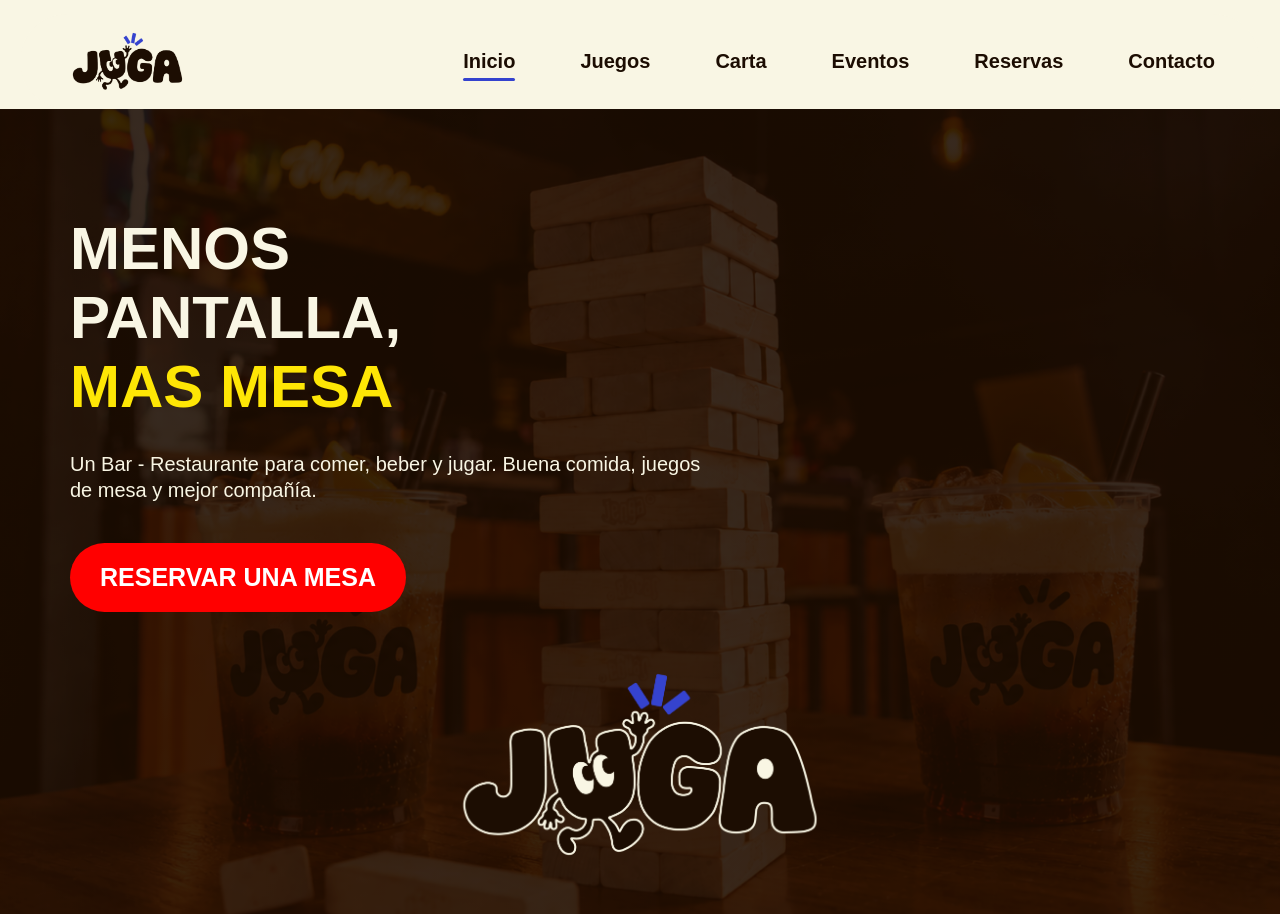
<file: index.html>
<!DOCTYPE html>
<html lang="es">
<head>
    <meta charset="UTF-8">
    <meta name="viewport" content="width=device-width, initial-scale=1.0">

    <title>JUGA - Menos pantalla, más mesa</title>

    <link rel="stylesheet" href="style.css">
</head>

<body class="sin-borde">

    <!-- MENU PRINCIPAL -->
<header>

    <div class="logo">
        <img src="img/logo_png.png" alt="Logo JUGA">
    </div>

    <input type="checkbox" id="menu-toggle" class="menu-toggle">

    <label for="menu-toggle" class="menu-icon">
        <span></span>
        <span></span>
        <span></span>
    </label>
<nav>
    <a href="index.html" class="pagina-activa">Inicio</a>
    <a href="juegos.html">Juegos</a>
    <a href="carta.html">Carta</a>
    <a href="eventos.html">Eventos</a>
    <a href="reservas.html">Reservas</a>
    <a href="contacto.html">Contacto</a>
</nav>
</header>

<!-- PORTADA PRINCIPAL -->

<main>
    <section class="portada">
        
        <video class="video-portada" autoplay muted loop playsinline>
    <source src="img/grabación_portada.mp4" type="video/mp4">
</video>

        <div class="texto-portada">
            <h1>
                MENOS<br>
                PANTALLA,<br>
                <span>MAS MESA</span>
            </h1>

            <p>
                Un Bar - Restaurante para comer, beber y jugar.
                Buena comida, juegos de mesa y mejor compañía.
            </p>

            <a href="reservas.html" class="boton">
    RESERVAR UNA MESA
</a>
        </div>

<div class="logo-portada">
    <img src="img/logo_png.png" alt="Logo JUGA">
</div>

    </section>
    
</main>

</body>
</html>
</file>
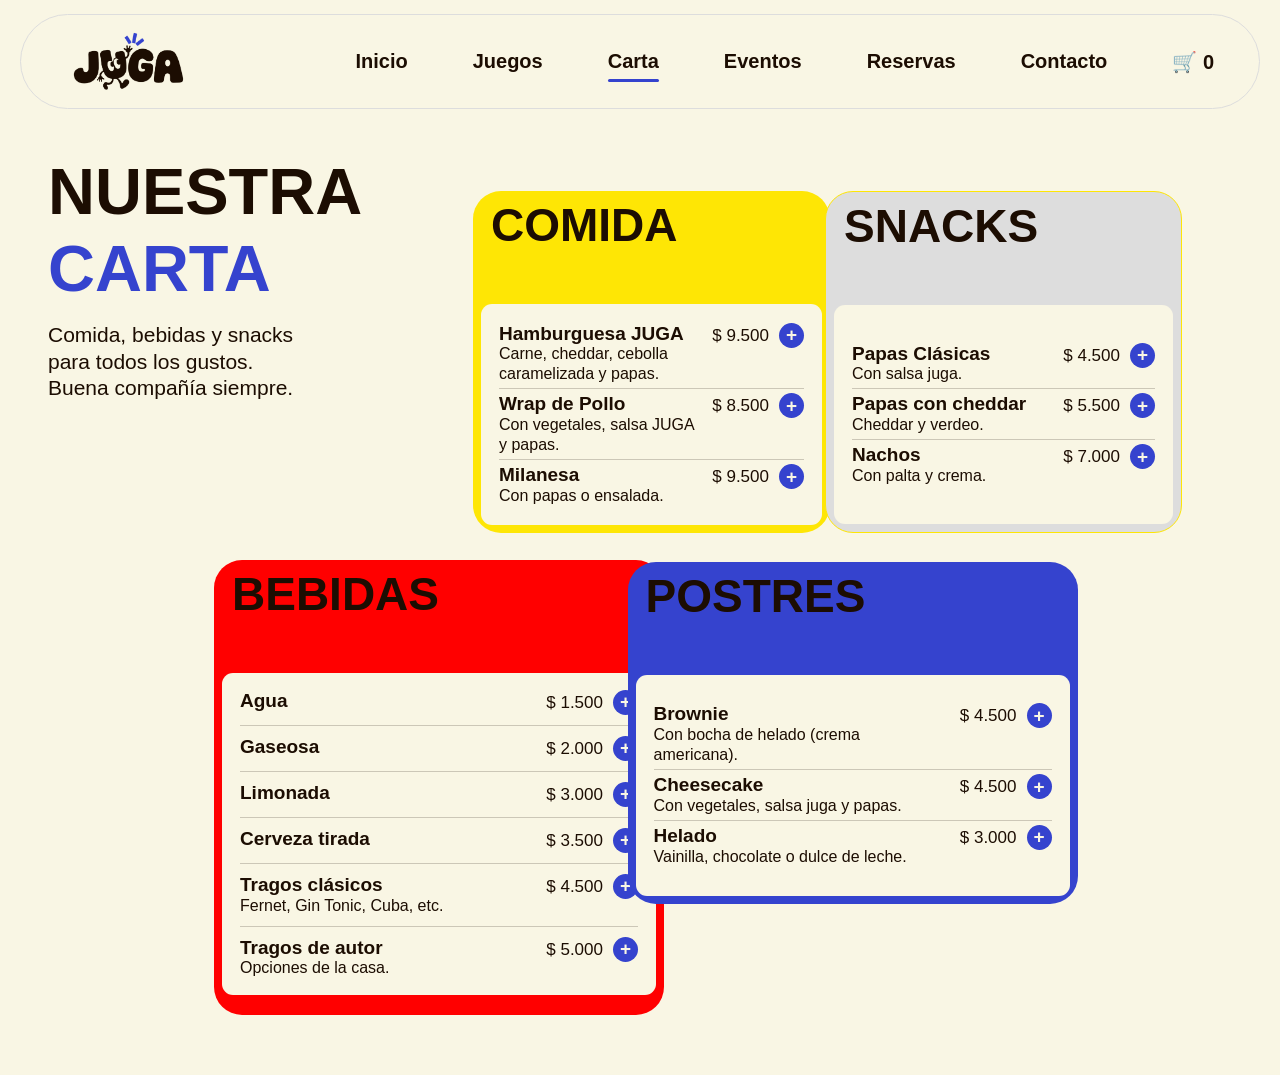
<file: carta.html>
<!DOCTYPE html>
<html lang="es">
<head>
    <meta charset="UTF-8">
    <meta name="viewport" content="width=device-width, initial-scale=1.0">

  <title>JUGA - Carta</title>

    <link rel="stylesheet" href="style.css">
</head>

<body>

    <header>

        <div class="logo">
            <img src="img/logo_png.png" alt="Logo JUGA">
        </div>

        <input type="checkbox" id="menu-toggle" class="menu-toggle">

        <label for="menu-toggle" class="menu-icon">
            <span></span>
            <span></span>
            <span></span>
        </label>

        <nav>
            <a href="index.html">Inicio</a>
            <a href="juegos.html">Juegos</a>
            <a href="carta.html" class="pagina-activa">Carta</a>
            <a href="eventos.html">Eventos</a>
            <a href="reservas.html">Reservas</a>
            <a href="contacto.html">Contacto</a>
            <a href="#" class="enlace-carrito">
    🛒 <span id="contador-carrito">0</span>
</a>
        </nav>
        </header>

<div id="panel-carrito" class="panel-carrito">
    <h3>MI CARRITO</h3>

    <div id="productos-carrito"></div>

    <p>Total: $ <span id="total-carrito">0</span></p>

    <div class="datos-pedido">
        <input type="text" id="nombre-cliente" placeholder="Tu nombre">

        <select id="modalidad-pedido">
            <option value="">¿Cómo querés recibir tu pedido?</option>
            <option value="Retiro por el local">Retiro por el local</option>
            <option value="Envío a domicilio">Envío a domicilio</option>
        </select>

        <input type="text" id="direccion-cliente" placeholder="Dirección (si es envío)">
        <textarea id="aclaraciones" placeholder="Aclaraciones (opcional)"></textarea>

        <button id="enviar-whatsapp">
            ENVIAR PEDIDO POR WHATSAPP
        </button>
    </div>
</div>

<main>
<!-- SECCIÓN CARTA -->
<section class="seccion-carta">

    <div class="intro-carta">
        <h2>NUESTRA<br><span>CARTA</span></h2>
        <p>Comida, bebidas y snacks<br>
        para todos los gustos.<br>
        Buena compañía siempre.</p>
    </div>

    <!-- COMIDA -->
    <div class="bloque-carta comida">
        <h3>COMIDA</h3>

        <div class="lista-carta">

            <div class="producto-carta">
    <div>
        <strong>Hamburguesa JUGA</strong>
        <p>Carne, cheddar, cebolla caramelizada y papas.</p>
    </div>

    <div class="precio-producto">
        <span>$ 9.500</span>
        <button class="agregar-carrito"
                data-nombre="Hamburguesa JUGA"
                data-precio="9500">
            +
        </button>
    </div>
</div>

            <div class="producto-carta">
    <div>
        <strong>Wrap de Pollo</strong>
        <p>Con vegetales, salsa JUGA y papas.</p>
    </div>
    <div class="precio-producto">
        <span>$ 8.500</span>
        <button class="agregar-carrito"
            data-nombre="Wrap de Pollo"
            data-precio="8500">
            +
        </button>
    </div>
</div>

            <div class="producto-carta">
    <div>
        <strong>Milanesa</strong>
        <p>Con papas o ensalada.</p>
    </div>
    <div class="precio-producto">
        <span>$ 9.500</span>
        <button class="agregar-carrito"
            data-nombre="Milanesa"
            data-precio="9500">
            +
        </button>
    </div>
</div>

        </div>
    </div>
<!-- SNACKS -->
<div class="bloque-carta snacks">
    <h3>SNACKS</h3>
    <div class="lista-carta">

        <div class="producto-carta">
    <div>
        <strong>Papas Clásicas</strong>
        <p>Con salsa juga.</p>
    </div>
    <div class="precio-producto">
        <span>$ 4.500</span>
        <button class="agregar-carrito"
            data-nombre="Papas Clásicas"
            data-precio="4500">
            +
        </button>
    </div>
</div>

        <div class="producto-carta">
    <div>
        <strong>Papas con cheddar</strong>
        <p>Cheddar y verdeo.</p>
    </div>
    <div class="precio-producto">
        <span>$ 5.500</span>
        <button class="agregar-carrito"
            data-nombre="Papas con cheddar"
            data-precio="5500">
            +
        </button>
    </div>
</div>

        <div class="producto-carta">
    <div>
        <strong>Nachos</strong>
        <p>Con palta y crema.</p>
    </div>
    <div class="precio-producto">
        <span>$ 7.000</span>
        <button class="agregar-carrito"
            data-nombre="Nachos"
            data-precio="7000">
            +
        </button>
    </div>
</div>

    </div>
</div>


<!-- BEBIDAS -->
<div class="bloque-carta bebidas">
    <h3>BEBIDAS</h3>
    <div class="lista-carta">

        <div class="producto-carta">
            <div><strong>Agua</strong></div>
            <div class="precio-producto">
                <span>$ 1.500</span>
                <button class="agregar-carrito" data-nombre="Agua" data-precio="1500">+</button>
            </div>
        </div>

        <div class="producto-carta">
            <div><strong>Gaseosa</strong></div>
            <div class="precio-producto">
                <span>$ 2.000</span>
                <button class="agregar-carrito" data-nombre="Gaseosa" data-precio="2000">+</button>
            </div>
        </div>

        <div class="producto-carta">
            <div><strong>Limonada</strong></div>
            <div class="precio-producto">
                <span>$ 3.000</span>
                <button class="agregar-carrito" data-nombre="Limonada" data-precio="3000">+</button>
            </div>
        </div>

        <div class="producto-carta">
            <div><strong>Cerveza tirada</strong></div>
            <div class="precio-producto">
                <span>$ 3.500</span>
                <button class="agregar-carrito" data-nombre="Cerveza tirada" data-precio="3500">+</button>
            </div>
        </div>

        <div class="producto-carta">
            <div>
                <strong>Tragos clásicos</strong>
                <p>Fernet, Gin Tonic, Cuba, etc.</p>
            </div>
            <div class="precio-producto">
                <span>$ 4.500</span>
                <button class="agregar-carrito" data-nombre="Tragos clásicos" data-precio="4500">+</button>
            </div>
        </div>

        <div class="producto-carta">
            <div>
                <strong>Tragos de autor</strong>
                <p>Opciones de la casa.</p>
            </div>
            <div class="precio-producto">
                <span>$ 5.000</span>
                <button class="agregar-carrito" data-nombre="Tragos de autor" data-precio="5000">+</button>
            </div>
        </div>

    </div>
</div>

<!-- POSTRES -->
<div class="bloque-carta postres">
    <h3>POSTRES</h3>
    <div class="lista-carta">

        <div class="producto-carta">
    <div>
        <strong>Brownie</strong>
        <p>Con bocha de helado (crema americana).</p>
    </div>

    <div class="precio-producto">
        <span>$ 4.500</span>
        <button class="agregar-carrito"
            data-nombre="Brownie"
            data-precio="4500">
            +
        </button>
    </div>
</div>

        <div class="producto-carta">
    <div>
        <strong>Cheesecake</strong>
        <p>Con vegetales, salsa juga y papas.</p>
    </div>

    <div class="precio-producto">
        <span>$ 4.500</span>
        <button class="agregar-carrito"
            data-nombre="Cheesecake"
            data-precio="4500">
            +
        </button>
    </div>
</div>

        <div class="producto-carta">
    <div>
        <strong>Helado</strong>
        <p>Vainilla, chocolate o dulce de leche.</p>
    </div>

    <div class="precio-producto">
        <span>$ 3.000</span>
        <button class="agregar-carrito"
            data-nombre="Helado"
            data-precio="3000">
            +
        </button>
    </div>
</div>

    </div>
</div>
</section>
</main>

<script>
    let carrito = [];

    const numeroCarrito = document.getElementById("contador-carrito");
    const botonesAgregar = document.querySelectorAll(".agregar-carrito");
    const panelCarrito = document.getElementById("panel-carrito");
    const productosCarrito = document.getElementById("productos-carrito");
    const totalCarrito = document.getElementById("total-carrito");
    const enlaceCarrito = document.querySelector(".enlace-carrito");

    panelCarrito.style.display = "none";

    botonesAgregar.forEach(boton => {
        boton.addEventListener("click", function() {
            const nombre = this.dataset.nombre;
            const precio = Number(this.dataset.precio);

            carrito.push({ nombre, precio });
            actualizarCarrito();
        });
    });

    
function actualizarCarrito() {
    productosCarrito.innerHTML = "";
    let total = 0;

    const agrupados = [];

    carrito.forEach(producto => {
        const existente = agrupados.find(p =>
            p.nombre === producto.nombre && p.precio === producto.precio
        );

        if (existente) {
            existente.cantidad++;
        } else {
            agrupados.push({
                nombre: producto.nombre,
                precio: producto.precio,
                cantidad: 1
            });
        }
    });

    agrupados.forEach(producto => {
        const fila = document.createElement("div");
        fila.className = "item-carrito";

        const nombre = document.createElement("span");
        nombre.textContent = producto.nombre + " - $ " +
            producto.precio.toLocaleString("es-AR");

        const cantidad = document.createElement("span");
        cantidad.textContent = producto.cantidad;

        const menos = document.createElement("button");
        menos.textContent = "−";
        menos.className = "cantidad-carrito";

        const mas = document.createElement("button");
        mas.textContent = "+";
        mas.className = "cantidad-carrito";

        mas.addEventListener("click", () => {
            carrito.push({
                nombre: producto.nombre,
                precio: producto.precio
            });
            actualizarCarrito();
        });

        menos.addEventListener("click", () => {
            const indice = carrito.findIndex(p =>
                p.nombre === producto.nombre && p.precio === producto.precio
            );

            if (indice !== -1) {
                carrito.splice(indice, 1);
            }

            actualizarCarrito();
        });

        const controles = document.createElement("div");
        controles.className = "controles-cantidad";
        controles.append(menos, cantidad, mas);

        fila.append(nombre, controles);
        productosCarrito.appendChild(fila);

        total += producto.precio * producto.cantidad;
    });

    numeroCarrito.textContent = carrito.length;
    totalCarrito.textContent = total.toLocaleString("es-AR");
}


    enlaceCarrito.addEventListener("click", function(event) {
        event.preventDefault();

        panelCarrito.style.display =
            panelCarrito.style.display === "none" ? "block" : "none";
    });
    document.getElementById("enviar-whatsapp").addEventListener("click", function() {

    const nombre = document.getElementById("nombre-cliente").value.trim();
    const modalidad = document.getElementById("modalidad-pedido").value;
    const direccion = document.getElementById("direccion-cliente").value.trim();

    if (carrito.length === 0) {
        alert("Primero agregá productos al carrito.");
        return;
    }

    if (nombre === "" || modalidad === "") {
        alert("Completá tu nombre y la modalidad del pedido.");
        return;
    }

    if (modalidad === "Envío a domicilio" && direccion === "") {
        alert("Completá tu dirección de entrega.");
        return;
    }

    const total = carrito.reduce((suma, producto) => suma + producto.precio, 0);

    const productos = carrito.map(producto =>
        "• " + producto.nombre + " - $ " + producto.precio.toLocaleString("es-AR")
    ).join("\n");

    let mensaje = "¡Hola JUGA! Quiero realizar un pedido.\n\n";
    mensaje += "Nombre: " + nombre + "\n";
    mensaje += "Modalidad: " + modalidad + "\n";

    if (modalidad === "Envío a domicilio") {
        mensaje += "Dirección: " + direccion + "\n";
    }

    mensaje += "\nMI PEDIDO:\n" + productos;
    mensaje += "\n\nTOTAL: $ " + total.toLocaleString("es-AR");

    const telefono = "5493764662108";
    const url = "https://wa.me/" + telefono + "?text=" + encodeURIComponent(mensaje);

    window.open(url, "_blank");
});
</script>

</body>
</html>
</file>
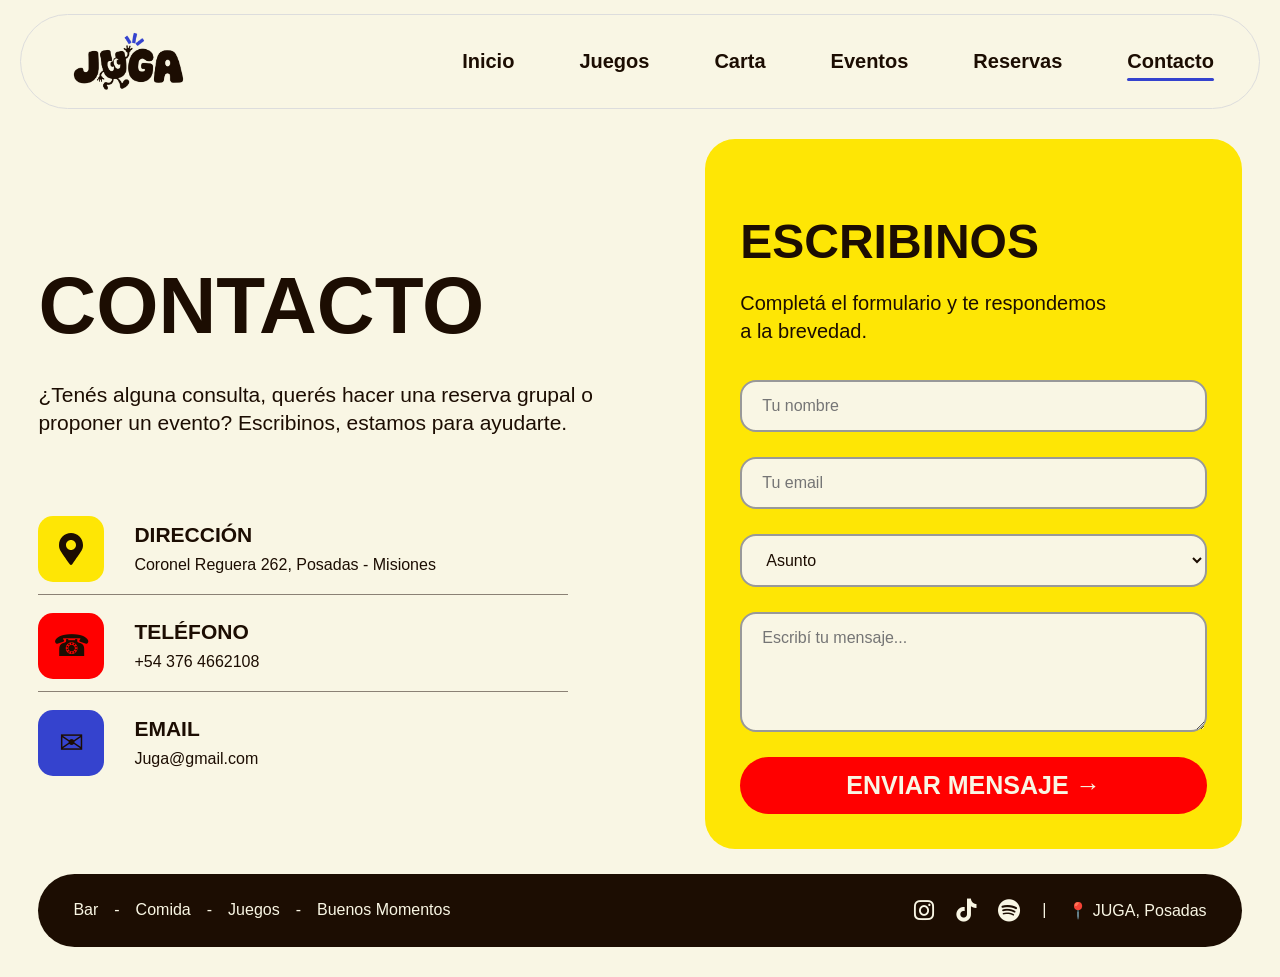
<file: contacto.html>
<!DOCTYPE html>
<html lang="es">
<head>
    <meta charset="UTF-8">
    <meta name="viewport" content="width=device-width, initial-scale=1.0">
    <title>JUGA - Contacto</title>
    <link rel="stylesheet" href="style.css">
    <link rel="stylesheet" href="https://cdnjs.cloudflare.com/ajax/libs/font-awesome/6.7.2/css/all.min.css">
</head>

<body>

    <!-- MENU PRINCIPAL -->
    <header class="header-contacto">

        <div class="logo">
            <img src="img/logo_png.png" alt="Logo JUGA">
        </div>

        <input type="checkbox" id="menu-toggle" class="menu-toggle">

        <label for="menu-toggle" class="menu-icon">
            <span></span>
            <span></span>
            <span></span>
        </label>

        <nav>
            <a href="index.html">Inicio</a>
            <a href="juegos.html">Juegos</a>
            <a href="carta.html">Carta</a>
            <a href="eventos.html">Eventos</a>
            <a href="reservas.html">Reservas</a>
            <a href="contacto.html" class="pagina-activa">Contacto</a>
        </nav>

    </header>

    <main class="pagina-contacto">

        <section class="contenido-contacto">

            <div class="info-contacto">

                <h1>CONTACTO</h1>

                <p class="texto-contacto">
                    ¿Tenés alguna consulta, querés hacer una reserva grupal
                    o proponer un evento?
                    Escribinos, estamos para ayudarte.
                </p>

                <div class="datos-contacto">

                    <div class="dato-contacto">
                        <div class="icono-contacto amarillo">
    <svg viewBox="0 0 384 512" width="32" height="32" aria-hidden="true">
        <path fill="#1C0D02" d="M192 0C85.96 0 0 85.96 0 192c0 77.41 26.97 99.03 172.27 309.67 9.53 13.77 29.93 13.77 39.46 0C357.03 291.03 384 269.41 384 192 384 85.96 298.04 0 192 0zm0 272c-44.18 0-80-35.82-80-80s35.82-80 80-80 80 35.82 80 80-35.82 80-80 80z"/>
    </svg>
</div>
                        <div>
                            <h3>DIRECCIÓN</h3>
                            <p>Coronel Reguera 262, Posadas - Misiones</p>
                        </div>
                    </div>

                    <div class="dato-contacto">
                        <div class="icono-contacto rojo">☎</div>
                        <div>
                            <h3>TELÉFONO</h3>
                            <p>+54 376 4662108</p>
                        </div>
                    </div>

                    <div class="dato-contacto">
                        <div class="icono-contacto azul">✉</div>
                        <div>
                            <h3>EMAIL</h3>
                            <p>Juga@gmail.com</p>
                        </div>
                    </div>

                </div>

            </div>

            <div class="formulario-contacto">

                <h2>ESCRIBINOS</h2>
                <p>Completá el formulario y te respondemos<br>
                a la brevedad.</p>

                <form>

                    <input type="text" placeholder="Tu nombre" required>

                    <input type="email" placeholder="Tu email" required>

                    <select required>
                        <option value="">Asunto</option>
                        <option>Consulta general</option>
                        <option>Reserva grupal</option>
                        <option>Eventos</option>
                        <option>Otro</option>
                    </select>

                    <textarea placeholder="Escribí tu mensaje..." required></textarea>

                    <button type="submit">ENVIAR MENSAJE →</button>

                </form>

            </div>

        </section>

        <footer class="footer-contacto">
            <div>Bar　-　Comida　-　Juegos　-　Buenos Momentos</div>
        <div class="redes-contacto">
    <div class="iconos-redes">
        <i class="fa-brands fa-instagram"></i>
        <i class="fa-brands fa-tiktok"></i>
        <i class="fa-brands fa-spotify"></i>
    </div>
    <span class="separador-redes">|</span>
    <span>📍 JUGA, Posadas</span>
</div>
        </footer>

    </main>

</body>
</html>
</file>
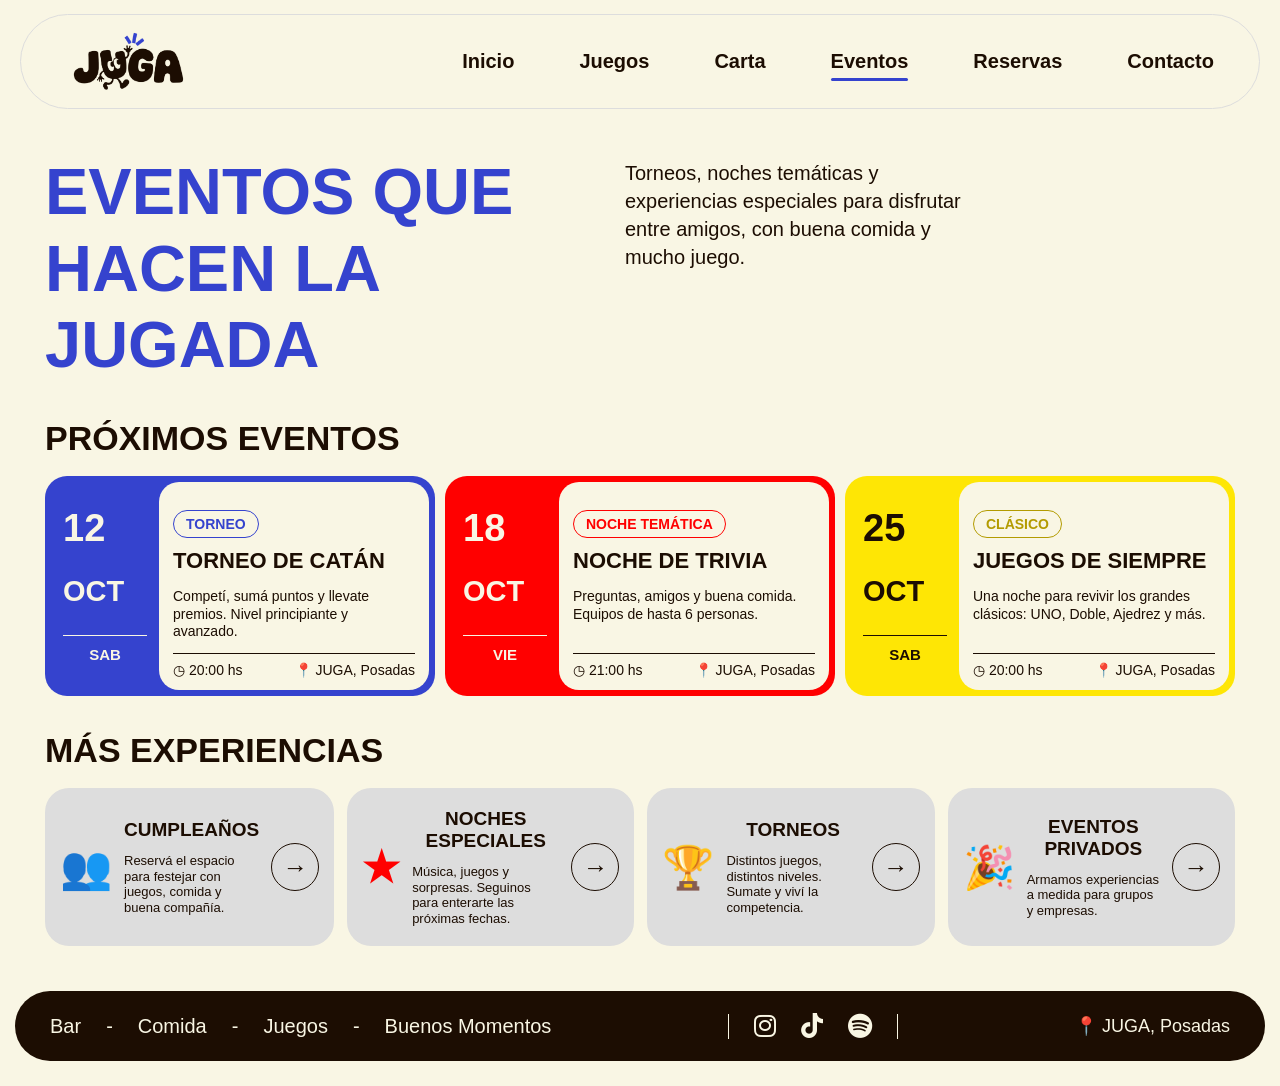
<file: eventos.html>
<!DOCTYPE html>
<html lang="es">
<head>
    <meta charset="UTF-8">
    <meta name="viewport" content="width=device-width, initial-scale=1.0">
    <title>JUGA - Eventos</title>
    <link rel="stylesheet" href="style.css">
    <link rel="stylesheet" href="https://cdnjs.cloudflare.com/ajax/libs/font-awesome/6.5.2/css/all.min.css">
</head>

<body>

    <header>
        <div class="logo">
            <img src="img/logo_png.png" alt="Logo JUGA">
        </div>

        <input type="checkbox" id="menu-toggle" class="menu-toggle">

        <label for="menu-toggle" class="menu-icon">
            <span></span>
            <span></span>
            <span></span>
        </label>

        <nav>
            <a href="index.html">Inicio</a>
            <a href="juegos.html">Juegos</a>
            <a href="carta.html">Carta</a>
            <a href="eventos.html" class="pagina-activa">Eventos</a>
            <a href="reservas.html">Reservas</a>
            <a href="contacto.html">Contacto</a>
        </nav>
    </header>

    <main>

        <!-- PRESENTACIÓN DE EVENTOS -->
        <section class="presentacion-eventos">

            <div class="titulo-eventos">
                <h1>
    <span class="linea-eventos">EVENTOS QUE</span>
    <span class="linea-eventos azul-eventos">HACEN LA JUGADA</span>
</h1>
            </div>

            <div class="texto-eventos">
                <p>
                    Torneos, noches temáticas y
                    experiencias especiales
                    para disfrutar entre amigos,
                    con buena comida
                    y mucho juego.
                </p>
            </div>

        </section>

        <!-- PRÓXIMOS EVENTOS -->
        <section class="proximos-eventos">

            <h2>PRÓXIMOS EVENTOS</h2>

            <div class="contenedor-eventos">

                <article class="tarjeta-evento torneo">
                    <div class="fecha-evento">
                        <strong>12</strong>
                        <span>OCT</span>
                        <small>SAB</small>
                    </div>
                    <div class="info-evento">
                        <span class="etiqueta-evento">TORNEO</span>
                        <h3>TORNEO DE CATÁN</h3>
                        <p>Competí, sumá puntos y llevate premios. Nivel principiante y avanzado.</p>
                        <div class="datos-evento">
                            <span>◷ 20:00 hs</span>
                            <span>📍 JUGA, Posadas</span>
                        </div>
                    </div>
                </article>

                <article class="tarjeta-evento tematica">
                    <div class="fecha-evento">
                        <strong>18</strong>
                        <span>OCT</span>
                        <small>VIE</small>
                    </div>
                    <div class="info-evento">
                        <span class="etiqueta-evento">NOCHE TEMÁTICA</span>
                        <h3>NOCHE DE TRIVIA</h3>
                        <p>Preguntas, amigos y buena comida. Equipos de hasta 6 personas.</p>
                        <div class="datos-evento">
                            <span>◷ 21:00 hs</span>
                            <span>📍 JUGA, Posadas</span>
                        </div>
                    </div>
                </article>

                <article class="tarjeta-evento clasico">
                    <div class="fecha-evento">
                        <strong>25</strong>
                        <span>OCT</span>
                        <small>SAB</small>
                    </div>
                    <div class="info-evento">
                        <span class="etiqueta-evento">CLÁSICO</span>
                        <h3>JUEGOS DE SIEMPRE</h3>
                        <p>Una noche para revivir los grandes clásicos: UNO, Doble, Ajedrez y más.</p>
                        <div class="datos-evento">
                            <span>◷ 20:00 hs</span>
                            <span>📍 JUGA, Posadas</span>
                        </div>
                    </div>
                </article>

            </div>
        </section>

        <!-- MÁS EXPERIENCIAS -->
        <section class="mas-experiencias">

            <h2>MÁS EXPERIENCIAS</h2>

            <div class="contenedor-experiencias">

              <article class="experiencia">
    <span class="icono-experiencia azul">👥</span>
    <div>
        <h3>CUMPLEAÑOS</h3>
        <p>Reservá el espacio para festejar con juegos, comida y buena compañía.</p>
    </div>
    <span class="flecha-experiencia">→</span>
</article>

<article class="experiencia">
    <span class="icono-experiencia rojo">★</span>
    <div>
        <h3>NOCHES ESPECIALES</h3>
        <p>Música, juegos y sorpresas. Seguinos para enterarte las próximas fechas.</p>
    </div>
    <span class="flecha-experiencia">→</span>
</article>

<article class="experiencia">
    <span class="icono-experiencia amarillo">🏆</span>
    <div>
        <h3>TORNEOS</h3>
        <p>Distintos juegos, distintos niveles. Sumate y viví la competencia.</p>
    </div>
    <span class="flecha-experiencia">→</span>
</article>

<article class="experiencia">
    <span class="icono-experiencia">🎉</span>
    <div>
        <h3>EVENTOS PRIVADOS</h3>
        <p>Armamos experiencias a medida para grupos y empresas.</p>
    </div>
    <span class="flecha-experiencia">→</span>
</article>

            </div>
        </section>

    </main>
<footer class="pie-eventos">
    <div class="frase-pie">
        <span>Bar</span>
        <span>-</span>
        <span>Comida</span>
        <span>-</span>
        <span>Juegos</span>
        <span>-</span>
        <span>Buenos Momentos</span>
    </div>

<div class="redes-pie">
<span><i class="fa-brands fa-instagram"></i></span>
<span><i class="fa-brands fa-tiktok"></i></span>
<span><i class="fa-brands fa-spotify"></i></span>
</div>

    <div class="ubicacion-pie">
        <span>📍 JUGA, Posadas</span>
    </div>
</footer>
</body>
</html>
</file>
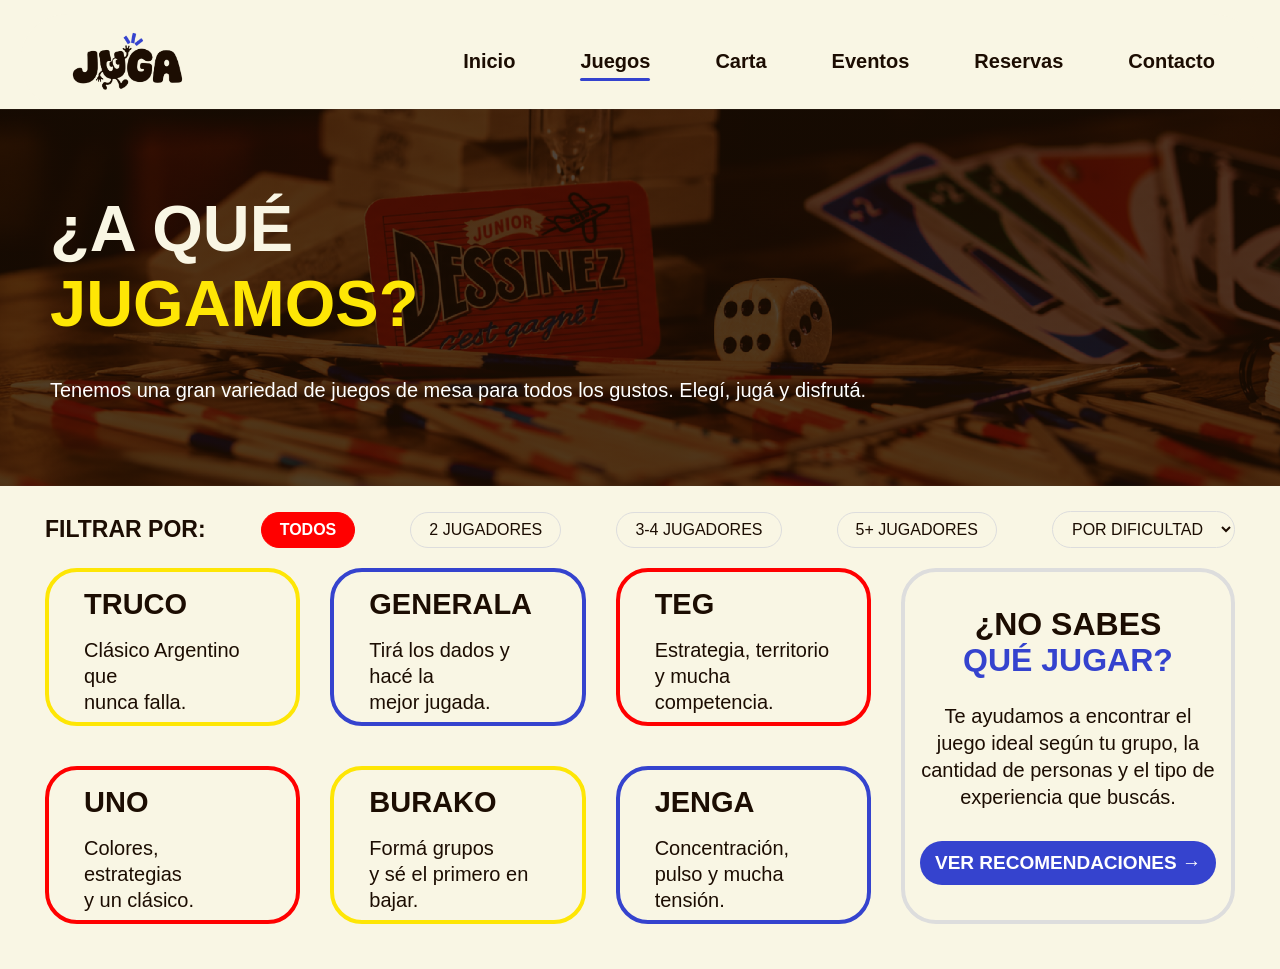
<file: juegos.html>
<!DOCTYPE html>
<html lang="es">
<head>
    <meta charset="UTF-8">
    <meta name="viewport" content="width=device-width, initial-scale=1.0">

    <title>JUGA - Juegos</title>

    <link rel="stylesheet" href="style.css">
</head>

<body class="sin-borde"> 

    <header>

        <div class="logo">
            <img src="img/logo_png.png" alt="Logo JUGA">
        </div>

        <input type="checkbox" id="menu-toggle" class="menu-toggle">

        <label for="menu-toggle" class="menu-icon">
            <span></span>
            <span></span>
            <span></span>
        </label>

        <nav>
            <a href="index.html">Inicio</a>
            <a href="juegos.html" class="pagina-activa">Juegos</a>
            <a href="carta.html">Carta</a>
            <a href="eventos.html">Eventos</a>
            <a href="reservas.html">Reservas</a>
            <a href="contacto.html">Contacto</a>
        </nav>

    </header>

    <main>

        <!-- SECCION JUEGOS -->

        <section class="seccion-juegos">

            <!-- PEGAR AQUÍ EL BANNER Y EL CONTENIDO DE JUEGOS -->

        </section>

    </main>

</body>
</html>
  <section id="juegos" class="seccion-juegos">

        <!-- BANNER DE JUEGOS -->

        <div class="banner-juegos">

            <div class="texto-banner-juegos">
                <h2>
                    ¿A QUÉ<br>
                    <span>JUGAMOS?</span>
                </h2>

                <p>
                    Tenemos una gran variedad de juegos de mesa
                    para todos los gustos. Elegí, jugá y disfrutá.
                </p>
            </div>

        </div>

        <!-- FILTROS Y TARJETAS -->

        <div class="contenido-juegos">

            <div class="filtros-juegos">

                <h3>FILTRAR POR:</h3>

                <button class="filtro activo">TODOS</button>
                <button class="filtro">2 JUGADORES</button>
                <button class="filtro">3-4 JUGADORES</button>
                <button class="filtro">5+ JUGADORES</button>

                <select class="filtro-dificultad">
                    <option>POR DIFICULTAD</option>
                    <option>Fácil</option>
                    <option>Media</option>
                    <option>Difícil</option>
                </select>

            </div>

            <div class="grilla-juegos">

                <article class="tarjeta-juego truco">
                    <h3>TRUCO</h3>
                    <p>Clásico Argentino que<br> nunca falla.</p>
                </article>

                <article class="tarjeta-juego generala">
                    <h3>GENERALA</h3>
                    <p>Tirá los dados y hacé la<br> mejor jugada.</p>
                </article>

                <article class="tarjeta-juego teg">
                    <h3>TEG</h3>
                    <p>Estrategia, territorio<br> y mucha competencia.</p>
                </article>

                <article class="tarjeta-juego uno">
                    <h3>UNO</h3>
                    <p>Colores, estrategias<br> y un clásico.</p>
                </article>

                <article class="tarjeta-juego burako">
                    <h3>BURAKO</h3>
                    <p>Formá grupos<br> y sé el primero en bajar.</p>
                </article>

                <article class="tarjeta-juego jenga">
                    <h3>JENGA</h3>
                    <p>Concentración,<br> pulso y mucha tensión.</p>
                </article>

                <!-- RECOMENDACIONES -->

                <aside class="recomendaciones-juegos">

                    <h3>
                        ¿NO SABES<br>
                        <span>QUÉ JUGAR?</span>
                    </h3>

                    <p>
                        Te ayudamos a encontrar el
                        juego ideal según tu grupo,
                        la cantidad de personas y el tipo
                        de experiencia que buscás.
                    </p>

                    <a href="#reservas" class="boton-recomendaciones">
                        VER RECOMENDACIONES →
                    </a>

                </aside>

            </div>

        </div>

    </section>
</file>
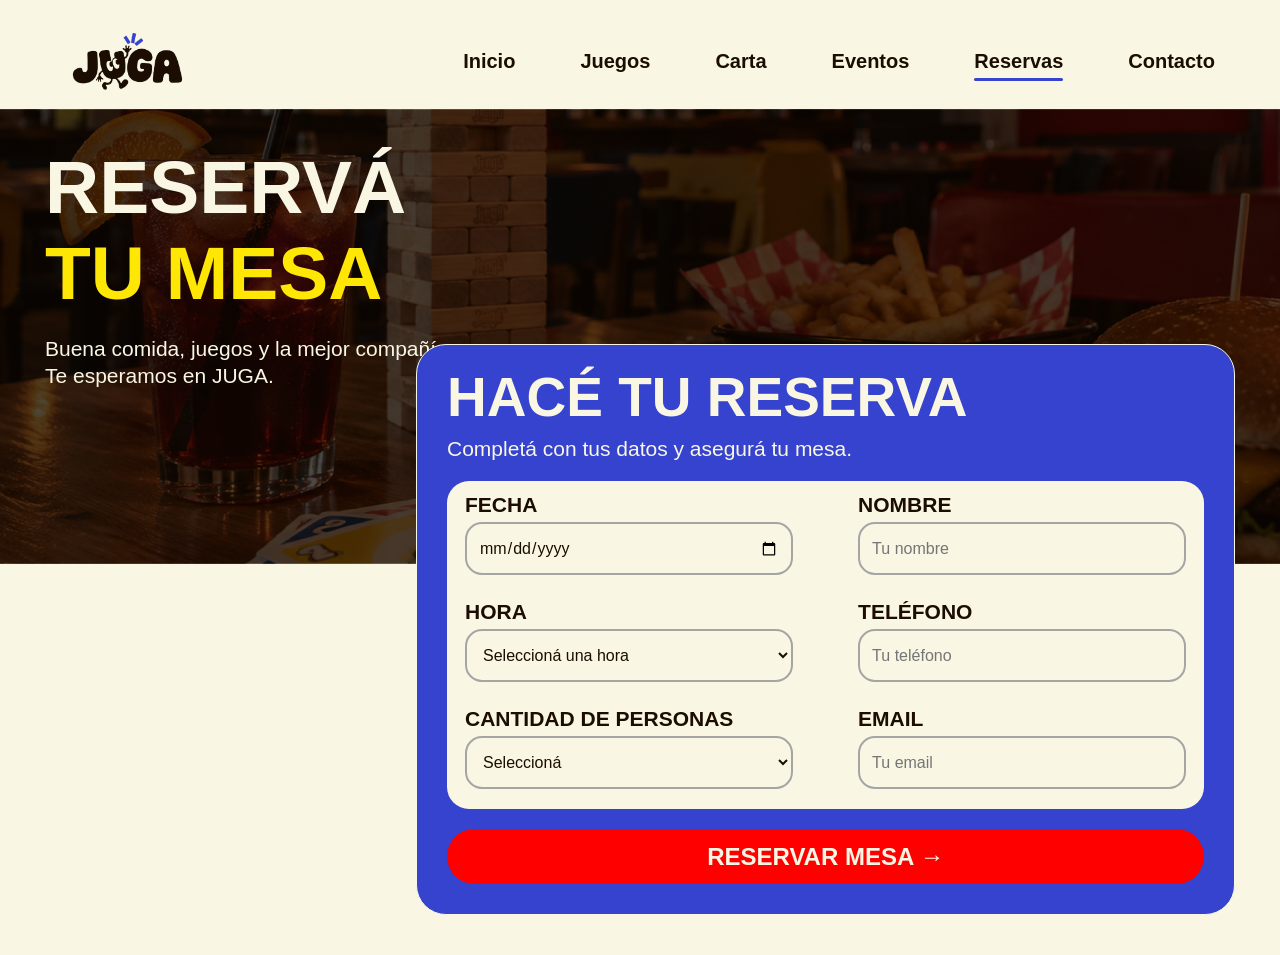
<file: reservas.html>
<!DOCTYPE html>
<html lang="es">
<head>
    <meta charset="UTF-8">
    <meta name="viewport" content="width=device-width, initial-scale=1.0">
    <title>JUGA - Reservas</title>
    <link rel="stylesheet" href="style.css">
</head>

<body class="sin-borde">

    <header>
        <div class="logo">
            <img src="img/logo_png.png" alt="Logo JUGA">
        </div>

        <input type="checkbox" id="menu-toggle" class="menu-toggle">

        <label for="menu-toggle" class="menu-icon">
            <span></span>
            <span></span>
            <span></span>
        </label>

        <nav>
            <a href="index.html">Inicio</a>
            <a href="juegos.html">Juegos</a>
            <a href="carta.html">Carta</a>
            <a href="eventos.html">Eventos</a>
            <a href="reservas.html" class="pagina-activa">Reservas</a>
            <a href="contacto.html">Contacto</a>
        </nav>
    </header>

    <main>

        <section class="portada-reservas">

            <div class="texto-portada-reservas">
                <h1>
                    RESERVÁ<br>
                    <span>TU MESA</span>
                </h1>

                <p>
                    Buena comida, juegos y la mejor compañía.<br>
                    Te esperamos en JUGA.
                </p>
            </div>

        </section>

        <section class="formulario-reservas">

            <h2>HACÉ TU RESERVA</h2>
            <p>Completá con tus datos y asegurá tu mesa.</p>

            <form>

                <div class="campos-reserva">

                    <div class="campo-reserva">
                        <label for="fecha">FECHA</label>
                        <input type="date" id="fecha" required>
                    </div>

                    <div class="campo-reserva">
                        <label for="nombre">NOMBRE</label>
                        <input type="text" id="nombre" placeholder="Tu nombre" required>
                    </div>

                    <div class="campo-reserva">
                        <label for="hora">HORA</label>
                        <select id="hora" required>
                            <option value="">Seleccioná una hora</option>
                            <option>19:00 hs</option>
                            <option>20:00 hs</option>
                            <option>21:00 hs</option>
                            <option>22:00 hs</option>
                        </select>
                    </div>

                    <div class="campo-reserva">
                        <label for="telefono">TELÉFONO</label>
                        <input type="tel" id="telefono" placeholder="Tu teléfono" required>
                    </div>

                    <div class="campo-reserva">
                        <label for="personas">CANTIDAD DE PERSONAS</label>
                        <select id="personas" required>
                            <option value="">Seleccioná</option>
                            <option>1 persona</option>
                            <option>2 personas</option>
                            <option>3 personas</option>
                            <option>4 personas</option>
                            <option>5 personas</option>
                            <option>6 personas</option>
                        </select>
                    </div>

                    <div class="campo-reserva">
                        <label for="email">EMAIL</label>
                        <input type="email" id="email" placeholder="Tu email" required>
                    </div>

                </div>

                <button type="submit" class="boton-reservar">
                    RESERVAR MESA →
                </button>

            </form>

        </section>

    </main>

</body>
</html>
</file>
<file: style.css>
:root {
    --azul: #3543CE;
    --rojo: #FF0000;
    --amarillo: #FEE605;
    --gris: #DDDDDD;
    --marron: #1C0D02;
    --crema: #F9F6E4;
}

body {
    background-color: var(--crema);
    color: var(--marron);
    font-family: Arial, sans-serif;
    margin: 0;
    padding: 0;
}

h1, h2, h3 {
    color: var(--marron);
    font-weight: bold;
}

p {
    color: var(--marron);
    font-size: 20px;
    line-height: 1.4;
}

/* MENU PRINCIPAL */

header {
    background-color: var(--crema);
    display: flex;
    justify-content: space-between;
    align-items: center;
    padding: 25px 50px;
    border: none;
    border-radius: 0;
    box-shadow: none;
}

/* LOGO */

.logo {
    color: var(--amarillo);
    font-size: 40px;
    font-weight: bold;
}

/* ENLACES DEL MENU */

nav {
    display: flex;
    gap: 30px;
}

nav a {
    color: var(--crema);
    text-decoration: none;
    font-size: 18px;
    font-weight: bold;
}

nav a:hover {
    color: var(--amarillo);
}

/* PORTADA PRINCIPAL */

.portada {
    min-height: 650px;
    background-color: var(--crema);
    display: flex;
    align-items: center;
    padding: 60px;
}

.texto-portada {
    max-width: 650px;
}

.texto-portada h1 {
    font-size: 70px;
    line-height: 1.1;
    color: var(--azul);
    margin-bottom: 25px;
}

.texto-portada p {
    font-size: 22px;
    color: var(--marron);
    margin-bottom: 35px;
}

.boton {
    display: inline-block;
    background-color: var(--rojo);
    color: var(--crema);
    padding: 18px 30px;
    text-decoration: none;
    font-weight: bold;
}

/* PORTADA JUGA */

.portada {
    min-height: 800px;
    position: relative;
    background-image:
        linear-gradient(rgba(28,13,2,0.55), rgba(28,13,2,0.55)),
        url("img/portada.png.png");
    background-size: cover;
    background-position: center;
    display: flex;
    align-items: center;
    padding: 70px;
    box-sizing: border-box;
}

.texto-portada {
    position: relative;
    z-index: 2;
    max-width: 650px;
}

.texto-portada h1 {
    color: var(--crema);
    font-size: 62px;
    line-height: 1.15;
    margin-bottom: 30px;
}

.texto-portada h1 span {
    color: var(--amarillo);
}

.texto-portada p {
    color: var(--crema);
    font-size: 20px;
    line-height: 1.3;
    margin-bottom: 40px;
}

.boton {
    display: inline-block;
    background-color: var(--rojo);
    color: white;
    padding: 20px 30px;
    border-radius: 40px;
    text-decoration: none;
    font-size: 25px;
    font-weight: bold;
}

.logo-portada {
    position: absolute;
    bottom: 35px;
    left: 50%;
    transform: translateX(-50%);
    color: var(--crema);
    font-size: 75px;
    font-weight: bold;
    -webkit-text-stroke: 2px var(--marron);
    z-index: 2;
}

/* CORRECCION DEL MENU */

header {
    background-color: var(--crema);
    height: 95px;
    padding: 0 45px;
    display: flex;
    align-items: center;
    justify-content: space-between;
    box-sizing: border-box;
    border: 1px solid var(--gris);
border-radius: 50px;
margin: 14px 20px 0;
}

.logo {
    color: var(--marron);
    font-size: 38px;
    font-weight: bold;
}

nav a {
    color: var(--marron);
    text-decoration: none;
    font-size: 20px;
    margin-left: 35px;
}

/* AJUSTE DE POSICION DE PORTADA */

.portada {
    align-items: flex-start;
    padding-top: 110px;
    min-height: calc(100vh - 95px);
    box-sizing: border-box;
}

.texto-portada {
    margin-top: 0;
}

/* AJUSTE FINAL DEL TITULO */

.texto-portada {
    transform: translateY(-55px);
}

.texto-portada h1 {
    font-size: 60px;
    line-height: 1.15;
}

/* TAMAÑO DEL LOGO SUPERIOR */

.logo img {
    width: 125px;
    height: auto;
    max-width: 125px;
    display: block;
    object-fit: contain;
}

.logo {
    display: flex;
    align-items: center;
}
/* LOGO GRANDE DE PORTADA */

.logo-portada img {
    width: 400px;
    height: auto;
    display: block;
    object-fit: contain;
    margin: 0 auto;
}
.portada {
    position: relative;
}

.logo-portada {
    position: absolute;
    bottom: 25px;
    left: 50%;
    transform: translateX(-50%);
    z-index: 3;
}

.logo-portada img {
    width: 400px;
    height: auto;
    display: block;
}

/* =================================
   SECCION JUEGOS
================================= */

.seccion-juegos {
    background-color: var(--crema);
}

/* BANNER PRINCIPAL */

.banner-juegos {
    min-height: 377px;
    position: relative;
    display: flex;
    align-items: center;
    padding: 45px 50px;
    box-sizing: border-box;

background-image:
    linear-gradient(rgba(28,13,2,0.55), rgba(28,13,2,0.55)),
    url("img/juegos_png.png");
    background-size: cover;
    background-position: center;
}

.texto-banner-juegos {
    position: relative;
    z-index: 2;
}

.texto-banner-juegos h2 {
    color: var(--crema);
    font-size: 65px;
    line-height: 1.15;
    margin: 0 0 35px;
    font-weight: 900;
    max-width: 520px;
}
.texto-banner-juegos h2 span {
    color: var(--amarillo);
}

.texto-banner-juegos p {
    color: white;
    font-size: 20px;
    line-height: 1.3;
    margin: 0;
}

/* CONTENIDO Y FILTROS */

.contenido-juegos {
    padding: 25px 45px 45px;
}

.filtros-juegos {
    display: flex;
    align-items: center;
    justify-content: space-between;
    gap: 15px;
    margin-bottom: 20px;
}

.filtros-juegos h3 {
    font-size: 23px;
    margin: 0;
    white-space: nowrap;
}

.filtro {
    background-color: var(--crema);
    border: 1px solid var(--gris);
    border-radius: 20px;
    padding: 8px 18px;
    font-size: 16px;
    color: var(--marron);
    cursor: pointer;
    white-space: nowrap;
}

.filtro.activo {
    background-color: var(--rojo);
    color: white;
    border-color: var(--rojo);
    font-weight: bold;
}

.filtro-dificultad {
    background-color: var(--crema);
    border: 1px solid var(--gris);
    border-radius: 20px;
    padding: 8px 15px;
    font-size: 16px;
    color: var(--marron);
    cursor: pointer;
}

/* GRILLA DE JUEGOS */

.grilla-juegos {
    display: grid;
    grid-template-columns: repeat(3, minmax(0, 1fr)) 1fr;
    gap: 40px 30px;
    align-items: stretch;
}

/* TARJETAS */

.tarjeta-juego {
    height: 158px;
    box-sizing: border-box;
    border: 4px solid;
    border-radius: 32px;
    padding: 16px 35px;
    display: flex;
    flex-direction: column;
    justify-content: flex-start;
}

.tarjeta-juego h3 {
    font-size: 29px;
    margin: 0 0 16px;
}

.tarjeta-juego p {
    font-size: 20px;
    line-height: 1.3;
    margin: 0;
}

/* COLORES DE LAS TARJETAS */

.truco {
    border-color: var(--amarillo);
}

.generala {
    border-color: var(--azul);
}

.teg {
    border-color: var(--rojo);
}

.uno {
    border-color: var(--rojo);
}

.burako {
    border-color: var(--amarillo);
}

.jenga {
    border-color: var(--azul);
}

/* RECOMENDACIONES */

.recomendaciones-juegos {
    grid-column: 4;
    grid-row: 1 / span 2;

    border: 4px solid var(--gris);
    border-radius: 35px;
    padding: 25px 15px;
    box-sizing: border-box;

    display: flex;
    flex-direction: column;
    align-items: center;
    justify-content: center;
    text-align: center;
}

.recomendaciones-juegos h3 {
    font-size: 32px;
    line-height: 1.1;
    margin: 0 0 25px;
}

.recomendaciones-juegos h3 span {
    color: var(--azul);
}

.recomendaciones-juegos p {
    font-size: 20px;
    line-height: 1.35;
    margin: 0 0 30px;
}

.boton-recomendaciones {
    display: inline-block;
    background-color: var(--azul);
    color: white;
    padding: 11px 15px;
    border-radius: 30px;
    text-decoration: none;
    font-size: 19px;
    font-weight: bold;
    white-space: nowrap;
}

/* ADAPTACION A PANTALLAS PEQUEÑAS */

@media (max-width: 900px) {
.grilla-juegos {
    display: grid;
    grid-template-columns: repeat(3, minmax(0, 1fr)) 1fr;
    column-gap: 30px;
    row-gap: 40px;
    align-items: stretch;
}
    .recomendaciones-juegos {
        grid-column: 1 / -1;
        grid-row: auto;
    }

    .filtros-juegos {
        flex-wrap: wrap;
    }
}

@media (max-width: 600px) {
    .banner-juegos {
        min-height: 350px;
        padding: 30px 25px;
    }

    .texto-banner-juegos h2 {
        font-size: 42px;
    }

    .asterisco-juegos {
        display: none;
    }

    .grilla-juegos {
        grid-template-columns: 1fr;
    }

    .contenido-juegos {
        padding: 25px 20px;
    }
}

/* =================================
   SECCIÓN CARTA - JUGA
================================= */

.seccion-carta {
    background-color: var(--crema);
    padding: 45px 48px 60px;
    display: grid;
    grid-template-columns: 1fr 1.2fr 1.2fr;
    grid-template-rows: 1fr 1fr;
    column-gap: 45px;
    row-gap: 30px;
    align-items: center;
    box-sizing: border-box;
}

/* PRESENTACIÓN */

.intro-carta {
    grid-column: 1;
    grid-row: 1;
    position: relative;
    align-self: start;
}

.intro-carta h2 {
    font-size: 65px;
    line-height: 1.18;
    font-weight: 900;
    margin: 0 0 15px;
    color: var(--marron);
}

.intro-carta h2 span {
    color: var(--azul);
}

.intro-carta p {
    font-size: 21px;
    line-height: 1.25;
    margin: 0;
    color: var(--marron);
}

.asterisco-carta {
    position: absolute;
    right: 0;
    top: 125px;
    font-size: 105px;
    color: var(--gris);
}

/* BLOQUES DE LA CARTA */

.bloque-carta {
    width: 100%;
    max-width: 450px;
    height: 342px;
    box-sizing: border-box;
    border-radius: 28px;
    padding: 8px;
    display: flex;
    flex-direction: column;
    overflow: hidden;
}

.bloque-carta h3 {
    font-size: 46px;
    line-height: 1;
    font-weight: 900;
    margin: 0 10px;
    height: 105px;
    flex-shrink: 0;
    padding-top: 3px;
    box-sizing: border-box;
    color: var(--marron);
}

/* COLORES */

.comida {
    grid-column: 2;
    grid-row: 1;
    justify-self: center;
    background-color: var(--amarillo);
}

.snacks {
    grid-column: 3;
    grid-row: 1;
    justify-self: center;
    background-color: var(--gris);
    border: 1px solid var(--amarillo);
    transform: translateX(-50px);
}

.bebidas {
    grid-column: 1 / 3;
    grid-row: 2;
    justify-self: center;
    background-color: var(--rojo);
}

.postres {
    grid-column: 2 / 4;
    grid-row: 2;
    justify-self: center;
    background-color: var(--azul);
}

/* LISTA DE PRODUCTOS */

.lista-carta {
    background-color: var(--crema);
    border-radius: 11px;
    padding: 7px 18px;
    margin-top: 0;
    flex: 1;
    min-height: 0;
    display: flex;
    flex-direction: column;
    justify-content: center;
    overflow: hidden;
}

.producto-carta {
    display: flex;
    justify-content: space-between;
    align-items: flex-start;
    gap: 12px;
    padding: 4px 0;
    border-bottom: 1px solid rgba(28, 13, 2, 0.20);
}

.producto-carta:last-child {
    border-bottom: none;
}

.producto-carta strong {
    display: block;
    font-size: 19px;
    line-height: 1.15;
    font-weight: bold;
    color: var(--marron);
}

.producto-carta p {
    font-size: 16px;
    line-height: 1.25;
    margin: 0;
    color: var(--marron);
}

.producto-carta span {
    font-size: 19px;
    white-space: nowrap;
    color: var(--marron);
    padding-top: 1px;
}
/* AJUSTE DE DISTRIBUCIÓN DE CARTA */

@media (min-width: 1101px) {
    .seccion-carta {
        grid-template-columns: 380px minmax(0, 1fr) minmax(0, 1fr);
        grid-template-rows: 1fr 1fr;
    }
}
/* TABLET */

@media (max-width: 1100px) {
    .seccion-carta {
        grid-template-columns: 1fr 1fr;
        grid-template-rows: auto;
        gap: 30px;
        padding: 35px 30px;
    }

    .intro-carta {
        grid-column: 1 / -1;
        grid-row: auto;
    }

    .comida,
    .snacks,
    .bebidas,
    .postres {
        grid-column: auto;
        grid-row: auto;
        justify-self: center;
        width: 100%;
    }

}

/* CELULAR */

@media (max-width: 600px) {
    .seccion-carta {
        grid-template-columns: 1fr;
        padding: 30px 20px;
        gap: 25px;
    }

    .intro-carta {
        grid-column: 1;
    }

    .intro-carta h2 {
        font-size: 48px;
    }

    .intro-carta p {
        font-size: 18px;
    }

    .asterisco-carta {
        font-size: 70px;
        right: 15px;
        top: 100px;
    }

    .bloque-carta {
        grid-column: 1;
        grid-row: auto;
        width: 100%;
        max-width: 450px;
        min-height: 342px;
        height: auto;
    }

    .bloque-carta h3 {
        font-size: 38px;
    }
}

/* =====================================
   ADAPTACION RESPONSIVE - JUGA
===================================== */

/* MENU HAMBURGUESA */

.menu-toggle,
.menu-icon {
    display: none;
}

/* TABLET */

@media (max-width: 900px) {

    /* JUEGOS */

    .grilla-juegos {
        grid-template-columns: repeat(2, minmax(0, 1fr));
        gap: 25px;
    }

    .recomendaciones-juegos {
        grid-column: 1 / -1;
        grid-row: auto;
    }

    .filtros-juegos {
        flex-wrap: wrap;
        justify-content: flex-start;
        gap: 15px;
    }

    /* PORTADA */

    .portada {
        padding: 60px 35px;
    }

    /* CARTA */

    .seccion-carta {
        grid-template-columns: repeat(2, minmax(0, 1fr));
    }
}


/* =====================================
   CELULAR
===================================== */

@media (max-width: 600px) {

    /* MENU */

    header {
        width: calc(100% - 30px);
        height: 85px;
        margin: 12px auto;
        padding: 0 22px;
        border: none;
        border-radius: 50px;
        position: relative;
        z-index: 100;
    }

    .logo img {
        width: 105px;
    }

    .menu-toggle {
        display: block;
        position: absolute;
        opacity: 0;
        pointer-events: none;
    }

    .menu-icon {
        display: flex;
        flex-direction: column;
        justify-content: center;
        gap: 7px;
        cursor: pointer;
        width: 35px;
        height: 35px;
    }

    .menu-icon span {
        display: block;
        width: 32px;
        height: 4px;
        background-color: var(--marron);
        border-radius: 5px;
    }

    header {
    position: relative;
    z-index: 1000;
}

    header nav {
    display: none;
    position: absolute;
    top: 95px;
    left: 0;
    right: 0;
    background-color: var(--crema);
    border: none;
    border-radius: 0;
    padding: 20px;
    flex-direction: column;
    align-items: center;
    gap: 20px;
    box-shadow: none;
    width: 100%;
    box-sizing: border-box;
    z-index: 1001;
    border-radius: 0 0 20px 20px;
}

    .menu-toggle:checked ~ nav {
        display: flex;
    }

    header nav a {
        margin: 0;
        font-size: 18px;
    }


    /* PORTADA PRINCIPAL */

    .portada {
        min-height: 720px;
        height: auto;
        padding: 65px 28px 180px;
        align-items: flex-start;
        background-position: center;
    }

    .texto-portada {
        max-width: 100%;
        transform: none;
    }

    .texto-portada h1 {
        font-size: clamp(43px, 12vw, 55px);
        line-height: 1.12;
        margin-bottom: 22px;
    }

    .texto-portada p {
        font-size: 17px;
        line-height: 1.4;
        margin-bottom: 28px;
    }

    .boton {
        font-size: 18px;
        padding: 16px 22px;
    }

    .logo-portada {
        bottom: 20px;
    }

    .logo-portada img {
        width: 230px;
        max-width: 75vw;
    }


    /* SECCION JUEGOS */

    .banner-juegos {
        min-height: 330px;
        padding: 35px 25px;
        background-position: center;
    }

    .texto-banner-juegos h2 {
        font-size: 43px;
        line-height: 1.1;
        margin-bottom: 22px;
    }

    .texto-banner-juegos p {
        font-size: 16px;
        line-height: 1.4;
    }

    .contenido-juegos {
        padding: 25px 20px 35px;
    }

    .filtros-juegos {
        display: flex;
        flex-wrap: wrap;
        gap: 12px;
        margin-bottom: 25px;
    }

    .filtros-juegos h3 {
        width: 100%;
        font-size: 20px;
    }

    .filtro,
    .filtro-dificultad {
        font-size: 13px;
        padding: 9px 13px;
    }

    .grilla-juegos {
        grid-template-columns: 1fr;
        gap: 20px;
    }

    .tarjeta-juego {
        width: 100%;
        height: auto;
        min-height: 135px;
        padding: 20px 25px;
        border-radius: 27px;
    }

    .tarjeta-juego h3 {
        font-size: 25px;
        margin-bottom: 12px;
    }

    .tarjeta-juego p {
        font-size: 17px;
    }

    .recomendaciones-juegos {
        grid-column: 1;
        grid-row: auto;
        padding: 30px 20px;
        min-height: 300px;
    }

    .recomendaciones-juegos h3 {
        font-size: 27px;
    }

    .recomendaciones-juegos p {
        font-size: 17px;
    }

    .boton-recomendaciones {
        font-size: 15px;
        white-space: normal;
    }


    /* SECCION CARTA */

    .seccion-carta {
        display: grid;
        grid-template-columns: 1fr;
        padding: 35px 20px 45px;
        gap: 22px;
    }

    .intro-carta {
        grid-column: 1;
        grid-row: auto;
        margin-bottom: 5px;
    }

    .intro-carta h2 {
        font-size: 48px;
        line-height: 1.1;
    }

    .intro-carta p {
        font-size: 17px;
        line-height: 1.35;
    }

    .asterisco-carta {
        font-size: 65px;
        right: 10px;
        top: 85px;
    }

    .bloque-carta {
        grid-column: 1;
        grid-row: auto;
        width: 100%;
        max-width: none;
        height: auto;
        min-height: 270px;
        padding: 8px;
        border-radius: 25px;
        overflow: visible;
    }

    .bloque-carta h3 {
        font-size: 36px;
        height: 85px;
        padding-top: 5px;
        margin: 0 10px;
    }

    .lista-carta {
        flex: none;
        min-height: 0;
        padding: 12px 15px;
        overflow: visible;
    }

    .producto-carta {
        gap: 8px;
        padding: 7px 0;
    }

    .producto-carta strong {
        font-size: 16px;
    }

    .producto-carta p {
        font-size: 14px;
        line-height: 1.3;
    }

    .producto-carta span {
        font-size: 15px;
    }

}
@media (max-width: 600px) {

    header nav {
        display: none !important;
    }

    header .menu-toggle:checked ~ nav {
        display: flex !important;
    }

}


/* ============================= */
/*        PÁGINA EVENTOS         */
/* ============================= */

.presentacion-eventos {
    padding: 45px 45px 25px;
    display: flex;
    justify-content: space-between;
    align-items: flex-start;
    gap: 35px;
}

.titulo-eventos {
    flex: 1;
}

.titulo-eventos h1 {
    font-size: 65px;
    line-height: 1.18;
    font-weight: 900;
    color: var(--marron);
    margin: 0;
}

.titulo-eventos h1 span {
    color: var(--azul);
}

.texto-eventos {
    width: 350px;
    flex-shrink: 0;
    font-size: 21px;
    line-height: 1.25;
    margin-right: 260px;
    padding-top: 5px;
}

.texto-eventos p {
    margin: 0;
}

/* PRÓXIMOS EVENTOS */

.proximos-eventos {
    padding: 10px 45px 25px;
}

.proximos-eventos h2,
.mas-experiencias h2 {
    font-size: 34px;
    font-weight: 900;
    color: var(--marron);
    margin: 0 0 18px;
}

.contenedor-eventos {
    display: grid;
    grid-template-columns: repeat(3, 1fr);
    gap: 10px;
}

.tarjeta-evento {
    height: 220px;
    border-radius: 22px;
    padding: 6px;
    display: flex;
    overflow: hidden;
    box-sizing: border-box;
}

.torneo {
    background-color: var(--azul);
}

.tematica {
    background-color: var(--rojo);
}

.clasico {
    background-color: var(--amarillo);
}

.fecha-evento {
    width: 108px;
    flex-shrink: 0;
    color: var(--crema);
    display: flex;
    flex-direction: column;
    align-items: flex-start;
    justify-content: space-around;
    padding: 12px;
    box-sizing: border-box;
}

.clasico .fecha-evento {
    color: var(--marron);
}

.fecha-evento strong {
    font-size: 38px;
    line-height: 1;
}

.fecha-evento span {
    font-size: 29px;
    font-weight: 900;
    line-height: 1;
}

.fecha-evento small {
    font-size: 15px;
    font-weight: bold;
    border-top: 1px solid currentColor;
    width: 100%;
    text-align: center;
    padding-top: 10px;
}

.info-evento {
    background-color: var(--crema);
    border-radius: 20px;
    flex: 1;
    padding: 28px 14px 12px;
    display: flex;
    flex-direction: column;
    min-width: 0;
}

.etiqueta-evento {
    border: 1px solid currentColor;
    border-radius: 20px;
    padding: 5px 12px;
    font-size: 14px;
    font-weight: bold;
    align-self: flex-start;
}

.torneo .etiqueta-evento {
    color: var(--azul);
}

.tematica .etiqueta-evento {
    color: var(--rojo);
}

.clasico .etiqueta-evento {
    color: #B39B00;
}

.info-evento h3 {
    font-size: 22px;
    font-weight: 900;
    margin: 10px 0 14px;
    color: var(--marron);
}

.info-evento p {
    font-size: 14px;
    line-height: 1.25;
    margin: 0;
}

.datos-evento {
    display: flex;
    justify-content: space-between;
    gap: 8px;
    border-top: 1px solid var(--marron);
    padding-top: 8px;
    margin-top: auto;
    font-size: 14px;
}

/* MÁS EXPERIENCIAS */

.mas-experiencias {
    padding: 10px 45px 35px;
}

.contenedor-experiencias {
    display: grid;
    grid-template-columns: repeat(4, 1fr);
    gap: 13px;
}

.experiencia {
    background-color: var(--gris);
    border-radius: 24px;
    min-height: 145px;
    padding: 20px 15px;
    box-sizing: border-box;
    display: flex;
    align-items: center;
    gap: 12px;
}

.experiencia h3 {
    font-size: 19px;
    font-weight: 900;
    text-align: center;
    margin: 0 0 12px;
    color: var(--marron);
}

.experiencia p {
    font-size: 13px;
    line-height: 1.2;
    margin: 0;
    color: var(--marron);
}

.icono-experiencia {
    font-size: 42px;
    font-weight: bold;
    flex-shrink: 0;
}

.icono-experiencia.azul {
    color: var(--azul);
}

.icono-experiencia.rojo {
    color: var(--rojo);
}

.icono-experiencia.amarillo {
    color: var(--amarillo);
}

.flecha-experiencia {
    width: 46px;
    height: 46px;
    min-width: 46px;
    border: 1px solid var(--marron);
    border-radius: 50%;
    display: flex;
    align-items: center;
    justify-content: center;
    font-size: 25px;
    color: var(--marron);
    margin-left: auto;
}

/* ADAPTACIÓN A PANTALLAS MÁS CHICAS */

@media (max-width: 1100px) {
    .texto-eventos {
        margin-right: 40px;
    }

    .titulo-eventos h1 {
        font-size: 48px;
    }

    .contenedor-eventos {
        grid-template-columns: 1fr;
    }

    .contenedor-experiencias {
        grid-template-columns: repeat(2, 1fr);
    }
}

@media (max-width: 600px) {
    .presentacion-eventos {
        flex-direction: column;
        padding: 35px 20px 20px;
    }

    .titulo-eventos h1 {
        font-size: 36px;
    }

    .texto-eventos {
        width: 100%;
        margin: 0;
        font-size: 18px;
    }

    .proximos-eventos,
    .mas-experiencias {
        padding: 15px 20px;
    }

    .proximos-eventos h2,
    .mas-experiencias h2 {
        font-size: 26px;
    }

    .contenedor-experiencias {
        grid-template-columns: 1fr;
    }

    .tarjeta-evento {
        height: auto;
        min-height: 210px;
    }

    .fecha-evento {
        width: 85px;
    }

    .info-evento {
        padding: 20px 12px 12px;
    }

    .info-evento h3 {
        font-size: 17px;
    }

    .datos-evento {
        flex-wrap: wrap;
    }
}
/* PIE DE PÁGINA - EVENTOS */

.pie-eventos {
    background-color: var(--marron);
    color: var(--crema);
    border-radius: 40px;
    margin: 10px 15px 25px;
    padding: 20px 35px;
    display: flex;
    align-items: center;
    justify-content: space-between;
    gap: 25px;
    min-height: 70px;
    box-sizing: border-box;
}

.frase-pie {
    display: flex;
    align-items: center;
    gap: 25px;
    font-size: 20px;
}

.redes-pie {
    display: flex;
    align-items: center;
    gap: 25px;
    border-left: 1px solid var(--crema);
    border-right: 1px solid var(--crema);
    padding: 0 25px;
}

.redes-pie span {
    display: inline-flex;
    align-items: center;
    justify-content: center;
    color: var(--crema);
    font-size: 25px;
    font-weight: bold;
}

.ubicacion-pie {
    font-size: 18px;
    white-space: nowrap;
}
/* EVENTOS - ADAPTACIÓN MOBILE */
@media (max-width: 600px) {

    .intro-eventos {
        grid-template-columns: 1fr;
        gap: 15px;
        padding: 35px 25px;
    }

    .texto-eventos h1 {
        font-size: 42px;
        line-height: 1;
    }

    .descripcion-eventos {
        font-size: 20px;
        margin-top: 15px;
    }

    .asterisco-eventos {
        display: none;
    }

    .proximos-eventos {
        grid-template-columns: 1fr;
        gap: 18px;
        padding: 0 25px;
    }

    .tarjeta-evento {
        width: 100%;
    }

    .mas-experiencias {
        padding: 0 25px;
    }

    .contenedor-experiencias {
        grid-template-columns: 1fr;
        gap: 15px;
    }

    .experiencia {
        min-height: 125px;
    }

    .pie-eventos {
        flex-wrap: wrap;
        gap: 15px;
        padding: 18px;
    }

    .frase-pie {
        font-size: 13px;
        gap: 10px;
    }

    .redes-pie {
        gap: 15px;
        padding: 0 12px;
    }

    .ubicacion-pie {
        font-size: 13px;
    }
}

/* AJUSTE TÍTULO EVENTOS EN MOBILE */
@media (max-width: 600px) {
    .titulo-eventos h1 {
        font-size: 32px;
        line-height: 1.05;
    }

    .titulo-eventos h1 span {
        display: block;
        white-space: nowrap;
    }
}
@media (max-width: 600px) {
    .titulo-eventos h1 span:first-child {
        color: #1C0D02 !important;
    }

    .titulo-eventos h1 .azul-eventos {
        color: #3543CE !important;
    }
}

/* AJUSTE FOOTER EVENTOS EN MOBILE */
@media (max-width: 600px) {
  .pie-eventos {
    flex-wrap: wrap;
    justify-content: center;
    align-items: center;
    gap: 5px;
    padding: 12px 8px;
  }

  .frase-pie {
    font-size: 10px;
    gap: 4px;
    white-space: nowrap;
  }

  .redes-pie {
    gap: 8px;
    padding: 0 5px;
  }

  .redes-pie span {
    font-size: 16px;
  }

  .ubicacion-pie {
    font-size: 10px;
    white-space: nowrap;
  }
}


/* ==================================
   PÁGINA RESERVAS
================================== */

.portada-reservas {
    min-height: 455px;
    background-image: linear-gradient(rgba(0,0,0,0.45), rgba(0,0,0,0.45)), url("img/reservas_png.png");
    background-size: cover;
    background-position: center;
    position: relative;
    padding: 35px 45px;
    box-sizing: border-box;
}

.texto-portada-reservas h1 {
    color: var(--crema);
    font-size: 75px;
    font-weight: 900;
    line-height: 1.15;
    margin: 0;
}

.texto-portada-reservas h1 span {
    color: var(--amarillo);
}

.texto-portada-reservas p {
    color: var(--crema);
    font-size: 21px;
    line-height: 1.3;
    margin-top: 18px;
}

.formulario-reservas {
    background-color: var(--azul);
    border: 1px solid var(--crema);
    border-radius: 30px;
    padding: 20px 30px 30px;
    width: 64%;
    margin: -220px 3.5% 40px auto;
    position: relative;
    box-sizing: border-box;
}

.formulario-reservas h2 {
    color: var(--crema);
    font-size: 55px;
    margin: 0 0 5px;
    font-weight: 900;
}

.formulario-reservas > p {
    color: var(--crema);
    font-size: 21px;
    margin: 0 0 18px;
}

.campos-reserva {
    background-color: var(--crema);
    border-radius: 22px;
    padding: 12px 18px 20px;
    display: grid;
    grid-template-columns: 1fr 1fr;
    column-gap: 65px;
    row-gap: 25px;
}

.campo-reserva {
    display: flex;
    flex-direction: column;
    gap: 5px;
}

.campo-reserva label {
    color: var(--marron);
    font-size: 21px;
    font-weight: bold;
}

.campo-reserva input,
.campo-reserva select {
    width: 100%;
    height: 53px;
    border: 2px solid #A5A5A5;
    border-radius: 17px;
    background-color: var(--crema);
    padding: 0 12px;
    box-sizing: border-box;
    font-family: Arial, sans-serif;
    font-size: 16px;
    color: var(--marron);
}

.boton-reservar {
    width: 100%;
    height: 55px;
    margin-top: 20px;
    border: none;
    border-radius: 30px;
    background-color: var(--rojo);
    color: var(--crema);
    font-size: 30px;
    font-weight: 900;
    cursor: pointer;
    display: flex;
    align-items: center;
    justify-content: center;
    white-space: nowrap;
    font-size: 24px;
}

/* QUITAR BORDE SOLO EN INICIO, JUEGOS Y RESERVAS */

.sin-borde header {
    border: none;
}

/* =================================
   PAGINA CONTACTO
================================= */

.pagina-contacto {
    background-color: var(--crema);
    padding: 30px 3%;
}

.contenido-contacto {
    display: grid;
    grid-template-columns: 1.15fr 1fr;
    gap: 50px;
    align-items: center;
    min-height: 700px;
}

.info-contacto h1 {
    font-size: 80px;
    line-height: 1;
    margin-bottom: 35px;
}

.info-contacto p {
    font-size: 21px;
    line-height: 1.3;
}

.formulario-contacto {
    background-color: var(--amarillo);
    border-radius: 30px;
    padding: 35px;
}

.formulario-contacto h2 {
    font-size: 48px;
    margin-bottom: 10px;
}

.formulario-contacto p {
    margin-bottom: 35px;
}

.formulario-contacto form {
    display: flex;
    flex-direction: column;
    gap: 25px;
}

.formulario-contacto input,
.formulario-contacto select,
.formulario-contacto textarea {
    width: 100%;
    box-sizing: border-box;
    padding: 15px 20px;
    border: 2px solid #999;
    border-radius: 16px;
    background-color: var(--crema);
    font-family: Arial, sans-serif;
    font-size: 16px;
    color: var(--marron);
}

.formulario-contacto textarea {
    min-height: 120px;
    resize: vertical;
}

.formulario-contacto button {
    width: 100%;
    padding: 14px;
    border: none;
    border-radius: 30px;
    background-color: var(--rojo);
    color: var(--crema);
    font-size: 25px;
    font-weight: 900;
    cursor: pointer;
}

.footer-contacto {
    background-color: var(--marron);
    color: var(--crema);
    border-radius: 40px;
    padding: 25px 35px;
    display: flex;
    justify-content: space-between;
    align-items: center;
}

/* DATOS DE CONTACTO */

.datos-contacto {
    display: flex;
    flex-direction: column;
    gap: 18px;
    margin-top: 80px;
    max-width: 530px;
}

.dato-contacto {
    display: flex;
    align-items: center;
    gap: 30px;
    padding-bottom: 12px;
    border-bottom: 1px solid #8b8175;
}

.dato-contacto:last-child {
    border-bottom: none;
}

.icono-contacto {
    width: 66px;
    height: 66px;
    min-width: 66px;
    display: flex;
    align-items: center;
    justify-content: center;
    border-radius: 15px;
    font-size: 30px;
    color: var(--marron);
}

.icono-contacto.amarillo {
    background-color: var(--amarillo);
}

.icono-contacto.rojo {
    background-color: var(--rojo);
}

.icono-contacto.azul {
    background-color: var(--azul);
}

.dato-contacto h3 {
    font-size: 21px;
    margin: 0 0 8px;
}

.dato-contacto p {
    font-size: 16px;
    margin: 0;
}

/* ICONOS DE REDES SOCIALES - CONTACTO */

.iconos-redes {
    display: flex;
    align-items: center;
    gap: 22px;
}

.iconos-redes i {
    font-size: 23px;
    color: var(--crema);
}

.separador-redes {
    margin: 0 12px;
}

/* ALINEACIÓN DEL FOOTER DE CONTACTO */

.redes-contacto {
    display: flex;
    flex-direction: row;
    align-items: center;
    justify-content: flex-end;
    gap: 18px;
    flex-wrap: nowrap;
    white-space: nowrap;
}

.iconos-redes {
    display: flex;
    align-items: center;
    gap: 22px;
}

.separador-redes {
    margin: 0 4px;
}

/* SEPARACIÓN ENTRE FORMULARIO Y FOOTER */
.footer-contacto {
    margin-top: 25px;
}

/* CONTACTO - VERSION MOBILE */

@media (max-width: 600px) {

    .pagina-contacto {
        padding: 25px 20px;
    }

    .contenido-contacto {
        display: grid;
        grid-template-columns: 1fr;
        gap: 35px;
        min-height: auto;
        width: 100%;
        min-width: 0;
    }

    .info-contacto h1 {
        font-size: 42px;
    }

    .formulario-contacto {
    width: 100%;
    box-sizing: border-box;
    min-width: 0;
}

    .footer-contacto {
        flex-wrap: wrap;
        gap: 15px;
    }

}

/* Pestaña activa del menú */
nav a.pagina-activa {
    position: relative;
}

nav a.pagina-activa::after {
    content: "";
    position: absolute;
    left: 0;
    right: 0;
    bottom: -8px;
    height: 3px;
    background-color: var(--azul);
    border-radius: 2px;
}

/* VIDEO DE PORTADA */
.portada {
    position: relative;
    overflow: hidden;
    isolation: isolate;
}

.video-portada {
    position: absolute;
    top: 0;
    left: 0;
    width: 100%;
    height: 100%;
    object-fit: cover;
    z-index: -1;
}
.portada::before {
    content: "";
    position: absolute;
    inset: 0;
    background: rgba(28, 13, 2, 0.45);
    z-index: -1;
}

/* CORRECCIÓN CARTA EN CELULARES */
@media (max-width: 600px) {
    .snacks {
        transform: none;
    }
}

/* CORRECCIÓN RESERVAS EN CELULARES */
@media (max-width: 600px) {
    .formulario-reservas {
        width: 90%;
        margin: 30px auto 0;
        padding: 20px;
        box-sizing: border-box;
    }

    .campos-reserva {
        grid-template-columns: 1fr;
        gap: 20px;
    }
}

/* TITULO RESERVAS EN CELULARES */
@media (max-width: 600px) {
    .texto-portada-reservas h1 {
        font-size: 42px;
        line-height: 1.1;
    }
}

/* BOTONES PARA AGREGAR PRODUCTOS AL CARRITO */

.precio-producto {
    display: flex;
    align-items: center;
    gap: 10px;
    white-space: nowrap;
}

.precio-producto span {
    font-size: 17px;
}

.agregar-carrito {
    width: 25px;
    height: 25px;
    border: none;
    border-radius: 50%;
    background-color: var(--azul);
    color: var(--crema);
    font-size: 19px;
    font-weight: bold;
    cursor: pointer;
    display: flex;
    align-items: center;
    justify-content: center;
    flex-shrink: 0;
}

.agregar-carrito:hover {
    transform: scale(1.1);
}

/* MÁS ESPACIO ENTRE LAS BEBIDAS */
.bloque-carta.bebidas .producto-carta {
    padding: 10px 0;
}

/* AGRANDAR EL BLOQUE DE BEBIDAS */
.bloque-carta.bebidas {
    height: auto;
    min-height: 390px;
    padding-bottom: 20px;
    box-sizing: border-box;
    margin-top: -40px;
}

.bloque-carta.bebidas .lista-carta {
    height: auto;
    min-height: 250px;
    box-sizing: border-box;
}

/* ACERCAR POSTRES A COMIDA Y SNACKS */
.bloque-carta.postres {
    margin-top: -150px;
}

/* PANEL DEL CARRITO */
.panel-carrito {
    width: 90%;
    max-width: 750px;
    box-sizing: border-box;
    margin: 20px auto 30px;
    padding: 25px 30px;
    background-color: var(--azul);
    border-radius: 22px;
    color: var(--crema);
}

.panel-carrito h3 {
    font-size: 28px;
    margin: 0 0 20px;
}

.panel-carrito p {
    font-size: 18px;
    margin: 12px 0;
}

#productos-carrito {
    background-color: var(--crema);
    border-radius: 12px;
    padding: 15px 20px;
}

#total-carrito {
    font-weight: bold;
}

/* TEXTO ROJO DEL CARRITO */
/* COLORES DEL CARRITO */
.panel-carrito h3,
.panel-carrito > p {
    color: var(--gris);
}

.panel-carrito #productos-carrito,
.panel-carrito #productos-carrito * {
    color: var(--marron);
}


/* DISEÑO DE LOS DATOS DEL PEDIDO */

.datos-pedido {
    display: grid;
    grid-template-columns: 1fr 1fr;
    gap: 12px;
    margin-top: 20px;
}

.datos-pedido input,
.datos-pedido select 
.datos-pedido textarea {
    width: 100%;
    box-sizing: border-box;
    padding: 13px 15px;
    border: 2px solid var(--crema);
    border-radius: 10px;
    background-color: var(--crema);
    color: var(--marron);
    font-family: Arial, sans-serif;
    font-size: 15px;
    outline: none;
}

.datos-pedido input:focus,
.datos-pedido select:focus,
.datos-pedido textarea:focus {
    border-color: var(--amarillo);
}

#direccion-cliente,
#aclaraciones,
#enviar-whatsapp {
    grid-column: 1 / -1;
}

#enviar-whatsapp {
    padding: 15px;
    border: none;
    border-radius: 10px;
    background-color: var(--rojo);
    color: var(--crema);
    font-size: 16px;
    font-weight: bold;
    cursor: pointer;
    transition: transform 0.2s;
}

#enviar-whatsapp:hover {
    transform: scale(1.02);
}

/* ADAPTACIÓN PARA CELULARES */
@media (max-width: 600px) {
    .datos-pedido {
        grid-template-columns: 1fr;
    }

    #direccion-cliente,
    #enviar-whatsapp {
        grid-column: auto;
    }
}
/* AJUSTES DE ACLARACIONES Y CAMPOS DEL CARRITO */

.datos-pedido #direccion-cliente,
.datos-pedido #aclaraciones,
.datos-pedido #enviar-whatsapp {
    grid-column: 1 / -1;
}

.datos-pedido input,
.datos-pedido select,
.datos-pedido textarea {
    width: 100%;
    box-sizing: border-box;
    padding: 13px 15px;
    border: 2px solid var(--crema);
    border-radius: 10px;
    background: var(--crema);
    color: var(--marron);
    font-family: Arial, sans-serif;
    font-size: 15px;
}

.datos-pedido textarea {
    min-height: 85px;
    resize: vertical;
}


/* PRODUCTOS Y CANTIDADES DEL CARRITO */

.item-carrito {
    display: flex;
    align-items: center;
    justify-content: space-between;
    gap: 15px;
    width: 100%;
    margin-bottom: 8px;
}

.controles-cantidad {
    display: flex;
    align-items: center;
    gap: 8px;
    margin-left: auto;
    flex-shrink: 0;
}


.cantidad-carrito {
    width: 25px;
    height: 25px;
    border: none;
    border-radius: 0;
    background-color: transparent;
    color: var(--marron);
    font-size: 22px;
    font-weight: bold;
    cursor: pointer;
    padding: 0;
}

@media (max-width: 600px) {

    .bloque-carta.bebidas {
        margin-top: 0;
    }

    .bloque-carta.postres {
        margin-top: 0;
    }

}
</file>
